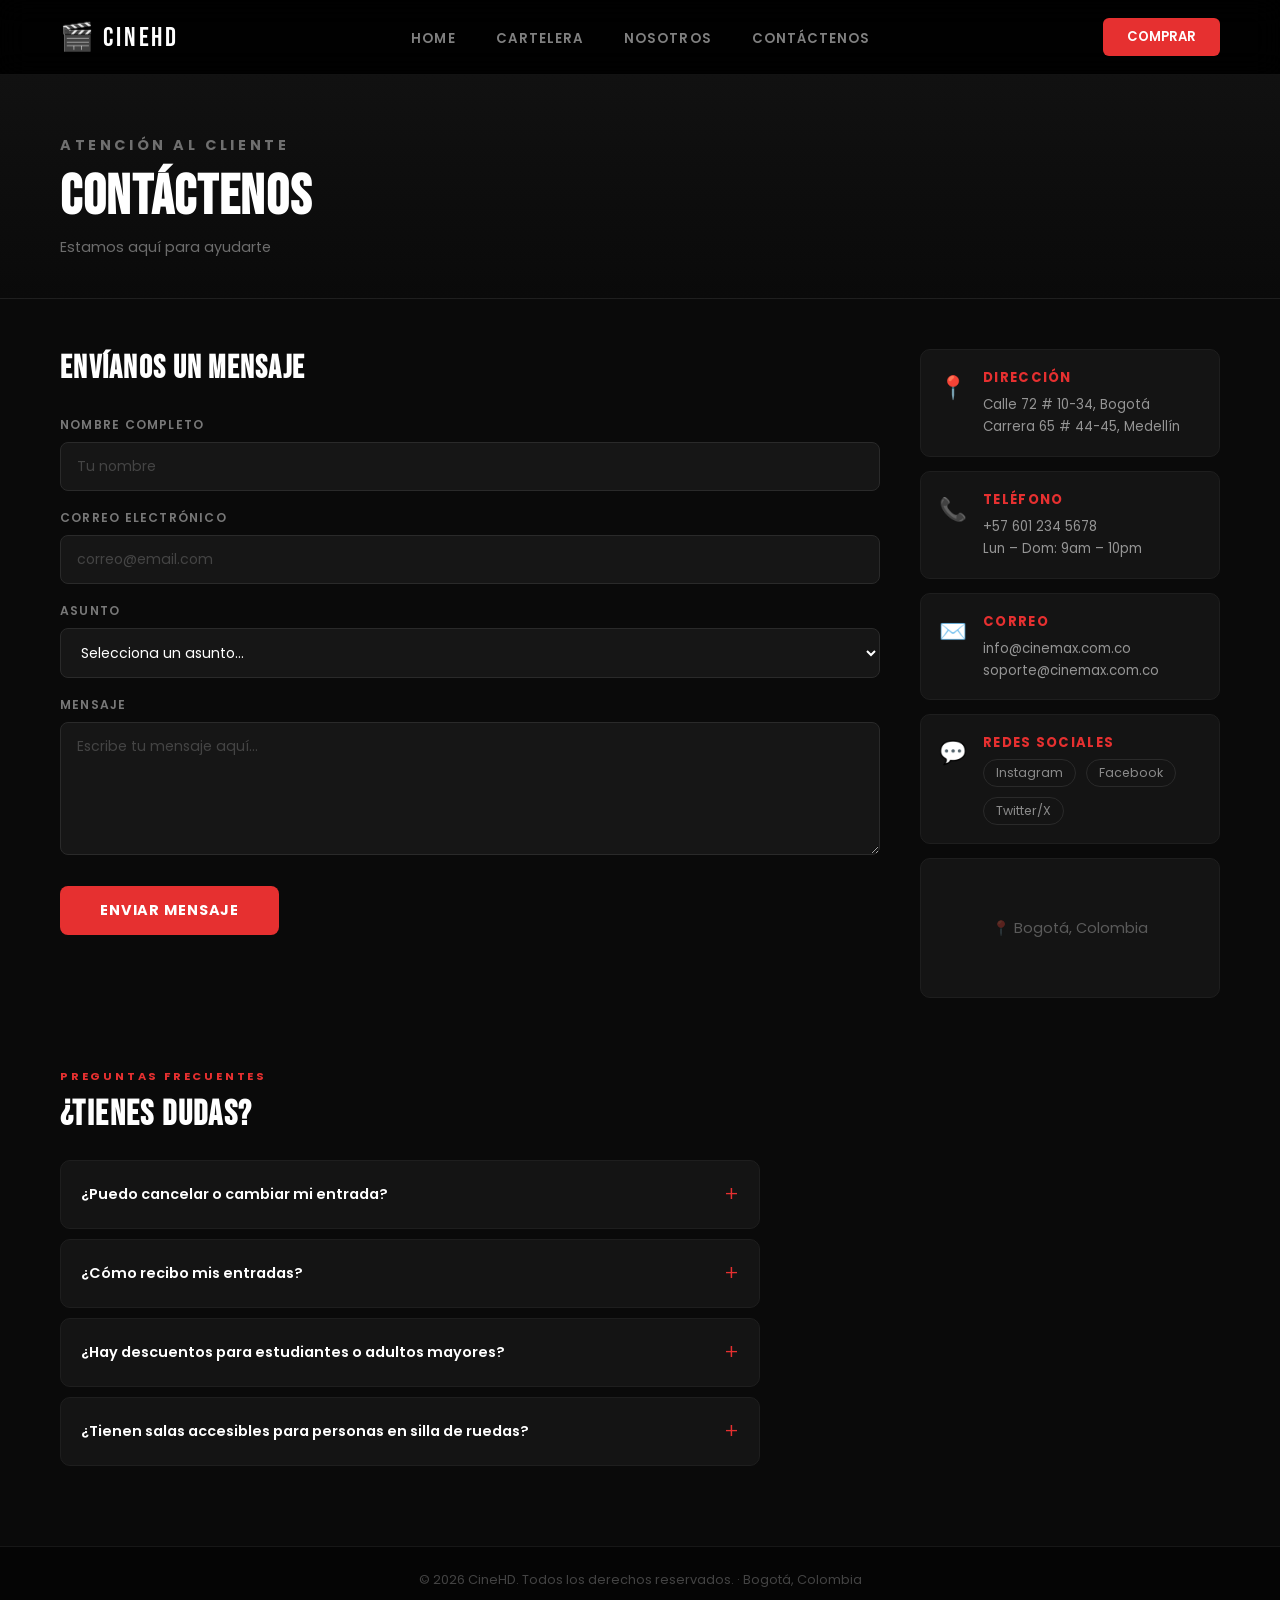
<file: contacto.html>
<!DOCTYPE html>
<html lang="en">
<head>
  <meta charset="UTF-8"/>
  <meta name="viewport" content="width=device-width, initial-scale=1.0"/>
  <title>CineHD — Contáctenos</title>
  <link rel="stylesheet" href="./css/contacto.css"/>
  <link href="https://fonts.googleapis.com/css2?family=Bebas+Neue&family=Poppins:wght@300;400;600;700&display=swap" rel="stylesheet"/>
</head>
<body>

  <!-- NAV -->
  <nav>
    <a href="index.html"><div class="logo">🎬 CINEHD</div></a>

    <ul class="nav-links">
      <li><a href="index.html">Home</a></li>
      <li><a href="cartelera.html">Cartelera</a></li>
      <li><a href="nosotros.html">Nosotros</a></li>
      <li><a href="contacto.html">contáctenos</a></li>
    </ul>

    <button class="btn-nav btn-nav-desktop">Comprar</button>

    <!-- Botón hamburguesa (solo móvil) -->
    <button class="hamburguesa" id="hamburguesa" aria-label="Abrir menú">
      <span></span>
      <span></span>
      <span></span>
    </button>
  </nav>

  <!-- Menú móvil desplegable -->
  <div class="menu-movil" id="menuMovil">
    <ul>
      <li><a href="index.html" onclick="cerrarMenu()">Home</a></li>
      <li><a href="cartelera.html" onclick="cerrarMenu()">Cartelera</a></li>
      <li><a href="#" onclick="cerrarMenu()">Galería</a></li>
      <li><a href="nosotros.html" onclick="cerrarMenu()">Nosotros</a></li>
    </ul>
    <a href="comprar.html" class="btn-rojo-movil">Comprar</a>
  </div>

  <!-- BANNER -->
  <div class="banner">
    <p class="tag-rojo">ATENCIÓN AL CLIENTE</p>
    <h1>Contáctenos</h1>
    <p>Estamos aquí para ayudarte</p>
  </div>

  <main>

    <div class="contenido">

      <!-- FORMULARIO -->
      <div class="formulario">
        <h2>Envíanos un mensaje</h2>

        <div class="grupo">
          <label>Nombre completo</label>
          <input type="text" placeholder="Tu nombre"/>
        </div>

        <div class="grupo">
          <label>Correo electrónico</label>
          <input type="email" placeholder="correo@email.com"/>
        </div>

        <div class="grupo">
          <label>Asunto</label>
          <select aria-label="Selecciona un asunto">
            <option value="">Selecciona un asunto...</option>
            <option>Información sobre películas</option>
            <option>Problema con mi compra</option>
            <option>Reservas y entradas</option>
            <option>Salas y experiencias</option>
            <option>Otro</option>
          </select>
        </div>

        <div class="grupo">
          <label>Mensaje</label>
          <textarea placeholder="Escribe tu mensaje aquí..." rows="5"></textarea>
        </div>

        <button class="btn-enviar">Enviar mensaje</button>
      </div>

      <!-- INFO DE CONTACTO -->
      <div class="info-panel">

        <div class="info-card">
          <span class="info-icono">📍</span>
          <div>
            <h4>Dirección</h4>
            <p>Calle 72 # 10-34, Bogotá<br/>Carrera 65 # 44-45, Medellín</p>
          </div>
        </div>

        <div class="info-card">
          <span class="info-icono">📞</span>
          <div>
            <h4>Teléfono</h4>
            <p>+57 601 234 5678<br/>Lun – Dom: 9am – 10pm</p>
          </div>
        </div>

        <div class="info-card">
          <span class="info-icono">✉️</span>
          <div>
            <h4>Correo</h4>
            <p>info@cinemax.com.co<br/>soporte@cinemax.com.co</p>
          </div>
        </div>

        <div class="info-card">
          <span class="info-icono">💬</span>
          <div>
            <h4>Redes sociales</h4>
            <div class="redes">
              <a href="#">Instagram</a>
              <a href="#">Facebook</a>
              <a href="#">Twitter/X</a>
            </div>
          </div>
        </div>

        <div class="mapa-placeholder">
          <span>📍 Bogotá, Colombia</span>
        </div>

      </div>

    </div>

    <!-- PREGUNTAS FRECUENTES -->
    <div class="faq-section">
      <p class="tag-rojo">PREGUNTAS FRECUENTES</p>
      <h2>¿Tienes dudas?</h2>

      <div class="faqs">

        <div class="faq" onclick="toggleFaq(this)">
          <div class="faq-pregunta">
            <span>¿Puedo cancelar o cambiar mi entrada?</span>
            <span class="faq-icono">+</span>
          </div>
          <div class="faq-respuesta">
            <p>Sí, puedes cancelar hasta 2 horas antes de la función. El reembolso se procesa en 3–5 días hábiles a tu método de pago.</p>
          </div>
        </div>

        <div class="faq" onclick="toggleFaq(this)">
          <div class="faq-pregunta">
            <span>¿Cómo recibo mis entradas?</span>
            <span class="faq-icono">+</span>
          </div>
          <div class="faq-respuesta">
            <p>Recibirás un correo con tu ticket digital. Puedes presentarlo en tu celular o imprimirlo en la taquilla.</p>
          </div>
        </div>

        <div class="faq" onclick="toggleFaq(this)">
          <div class="faq-pregunta">
            <span>¿Hay descuentos para estudiantes o adultos mayores?</span>
            <span class="faq-icono">+</span>
          </div>
          <div class="faq-respuesta">
            <p>Sí. Con carné estudiantil o cédula de adulto mayor obtienes un 30% de descuento presentándolo en taquilla.</p>
          </div>
        </div>

        <div class="faq" onclick="toggleFaq(this)">
          <div class="faq-pregunta">
            <span>¿Tienen salas accesibles para personas en silla de ruedas?</span>
            <span class="faq-icono">+</span>
          </div>
          <div class="faq-respuesta">
            <p>Todas nuestras sedes cuentan con acceso y espacios especiales. Al comprar tu entrada selecciona "accesibilidad" y reservamos el lugar adecuado.</p>
          </div>
        </div>

      </div>
    </div>

  </main>

  <!-- FOOTER -->
  <footer>
    <p>© 2026 CineHD. Todos los derechos reservados. · Bogotá, Colombia</p>
  </footer>

  <script>
    // Hamburguesa
    const hamburguesa = document.getElementById('hamburguesa');
    const menuMovil   = document.getElementById('menuMovil');

    hamburguesa.addEventListener('click', () => {
      hamburguesa.classList.toggle('activo');
      menuMovil.classList.toggle('abierto');
    });

    function cerrarMenu() {
      hamburguesa.classList.remove('activo');
      menuMovil.classList.remove('abierto');
    }

    // FAQ acordeón
    function toggleFaq(el) {
      const yaAbierto = el.classList.contains('abierto');
      document.querySelectorAll('.faq').forEach(f => {
        f.classList.remove('abierto');
        f.querySelector('.faq-icono').textContent = '+';
      });
      if (!yaAbierto) {
        el.classList.add('abierto');
        el.querySelector('.faq-icono').textContent = '−';
      }
    }
  </script>

</body>
</html>
</file>
<file: css/contacto.css>
/* ================================
   CineHD — contacto.css
   ================================ */

* { box-sizing: border-box; margin: 0; padding: 0; }

body {
  font-family: 'Poppins', sans-serif;
  background: #0a0a0a;
  color: #fff;
}

a { text-decoration: none; color: inherit; }
ul { list-style: none; }

/* ================================
   NAV
   ================================ */
nav {
  display: flex;
  align-items: center;
  justify-content: space-between;
  padding: 18px 60px;
  background: rgba(0,0,0,0.9);
  -webkit-backdrop-filter: blur(14px);
  backdrop-filter: blur(14px);
  border-bottom: 1px solid rgba(255,255,255,0.07);
  position: sticky;
  top: 0;
  z-index: 200;
}

.logo {
  font-family: 'Bebas Neue', sans-serif;
  font-size: 1.7rem;
  letter-spacing: 0.1em;
}

.nav-links { display: flex; gap: 40px; }

.nav-links a {
  font-size: 0.83rem;
  font-weight: 600;
  letter-spacing: 0.08em;
  text-transform: uppercase;
  color: rgba(255,255,255,0.5);
  transition: color 0.2s;
}

.nav-links a:hover, .nav-links a.activo { color: #fff; }

.btn-nav {
  background: #e63030;
  color: #fff;
  border: none;
  padding: 9px 24px;
  border-radius: 6px;
  font-family: 'Poppins', sans-serif;
  font-size: 0.82rem;
  font-weight: 600;
  text-transform: uppercase;
  cursor: pointer;
  transition: background 0.2s;
}
.btn-nav:hover { background: #c01e1e; }

/* ================================
   HAMBURGUESA — solo visible en móvil
   ================================ */
.hamburguesa {
  display: none;
  flex-direction: column;
  justify-content: center;
  align-items: center;
  gap: 5px;
  width: 40px;
  height: 40px;
  background: transparent;
  border: none;
  cursor: pointer;
  padding: 4px;
  z-index: 300;
}

.hamburguesa span {
  display: block;
  width: 24px;
  height: 2px;
  background: #fff;
  border-radius: 2px;
  transition: transform 0.3s ease, opacity 0.3s ease;
  transform-origin: center;
}

.hamburguesa.activo span:nth-child(1) {
  transform: translateY(7px) rotate(45deg);
}
.hamburguesa.activo span:nth-child(2) {
  opacity: 0;
  transform: scaleX(0);
}
.hamburguesa.activo span:nth-child(3) {
  transform: translateY(-7px) rotate(-45deg);
}

/* ================================
   MENÚ MÓVIL DESPLEGABLE
   ================================ */
.menu-movil {
  display: none;
  position: fixed;
  top: 0;
  left: 0;
  right: 0;
  z-index: 150;
  background: rgba(8, 8, 8, 0.97);
  -webkit-backdrop-filter: blur(20px);
  backdrop-filter: blur(20px);
  padding: 90px 36px 50px;
  flex-direction: column;
  gap: 8px;
  transform: translateY(-100%);
  transition: transform 0.4s cubic-bezier(0.4, 0, 0.2, 1);
  border-bottom: 1px solid rgba(255,255,255,0.08);
}

.menu-movil.abierto {
  transform: translateY(0);
}

.menu-movil ul {
  display: flex;
  flex-direction: column;
  margin-bottom: 32px;
}

.menu-movil ul li {
  border-bottom: 1px solid rgba(255,255,255,0.07);
}

.menu-movil ul li a {
  display: block;
  padding: 16px 0;
  font-size: 1.1rem;
  font-weight: 600;
  letter-spacing: 0.08em;
  text-transform: uppercase;
  color: rgba(255,255,255,0.7);
  transition: color 0.2s, padding-left 0.2s;
}

.menu-movil ul li a:hover  { color: #fff; padding-left: 10px; }
.menu-movil ul li a.activo { color: #e63030; }

.btn-rojo-movil {
  display: inline-block;
  background: #e63030;
  color: #fff;
  border: none;
  padding: 14px 32px;
  border-radius: 6px;
  font-family: 'Poppins', sans-serif;
  font-size: 0.88rem;
  font-weight: 600;
  letter-spacing: 0.05em;
  text-transform: uppercase;
  cursor: pointer;
  text-align: center;
  transition: background 0.2s;
}
.btn-rojo-movil:hover { background: #c01e1e; }

/* ================================
   BANNER
   ================================ */
.banner {
  padding: 60px 60px 40px;
  background: linear-gradient(to bottom, #111 0%, #0a0a0a 100%);
  border-bottom: 1px solid rgba(255,255,255,0.06);
}

.tag-rojo {
  font-size: 0.7rem;
  font-weight: 700;
  letter-spacing: 0.25em;
  text-transform: uppercase;
  color: #e63030;
  margin-bottom: 8px;
}

.banner h1 {
  font-family: 'Bebas Neue', sans-serif;
  font-size: 3.5rem;
  letter-spacing: 0.03em;
  margin-bottom: 6px;
}

.banner p {
  font-size: 0.9rem;
  color: rgba(255,255,255,0.4);
}

/* ================================
   MAIN
   ================================ */
main { padding: 50px 60px 80px; }

.contenido {
  display: flex;
  gap: 40px;
  align-items: flex-start;
  margin-bottom: 70px;
}

/* FORMULARIO */
.formulario { flex: 1; }

.formulario h2 {
  font-family: 'Bebas Neue', sans-serif;
  font-size: 2rem;
  letter-spacing: 0.04em;
  margin-bottom: 28px;
}

.grupo { margin-bottom: 18px; }

.grupo label {
  display: block;
  font-size: 0.76rem;
  font-weight: 600;
  text-transform: uppercase;
  letter-spacing: 0.1em;
  color: rgba(255,255,255,0.45);
  margin-bottom: 8px;
}

.grupo input,
.grupo select,
.grupo textarea {
  width: 100%;
  background: #161616;
  border: 1px solid #2a2a2a;
  border-radius: 8px;
  padding: 13px 16px;
  color: #fff;
  font-family: 'Poppins', sans-serif;
  font-size: 0.88rem;
  outline: none;
  transition: border-color 0.2s;
  resize: vertical;
}

.grupo input:focus,
.grupo select:focus,
.grupo textarea:focus { border-color: #e63030; }

.grupo input::placeholder,
.grupo textarea::placeholder { color: rgba(255,255,255,0.2); }

.grupo select option { background: #1a1a1a; }

.btn-enviar {
  background: #e63030;
  color: #fff;
  border: none;
  padding: 14px 40px;
  border-radius: 8px;
  font-family: 'Poppins', sans-serif;
  font-size: 0.9rem;
  font-weight: 700;
  text-transform: uppercase;
  letter-spacing: 0.06em;
  cursor: pointer;
  transition: background 0.2s, transform 0.15s;
  margin-top: 6px;
}

.btn-enviar:hover { background: #c01e1e; transform: translateY(-1px); }

/* INFO PANEL */
.info-panel {
  width: 300px;
  flex-shrink: 0;
  display: flex;
  flex-direction: column;
  gap: 14px;
}

.info-card {
  display: flex;
  gap: 16px;
  align-items: flex-start;
  background: #141414;
  border: 1px solid #1e1e1e;
  border-radius: 10px;
  padding: 18px;
  transition: border-color 0.2s;
}

.info-card:hover { border-color: #333; }

.info-icono { font-size: 1.4rem; flex-shrink: 0; margin-top: 2px; }

.info-card h4 {
  font-size: 0.82rem;
  font-weight: 700;
  text-transform: uppercase;
  letter-spacing: 0.1em;
  color: #e63030;
  margin-bottom: 6px;
}

.info-card p {
  font-size: 0.83rem;
  color: rgba(255,255,255,0.55);
  line-height: 1.65;
}

.redes { display: flex; gap: 10px; flex-wrap: wrap; }

.redes a {
  font-size: 0.78rem;
  color: rgba(255,255,255,0.5);
  border: 1px solid #2a2a2a;
  padding: 4px 12px;
  border-radius: 20px;
  transition: 0.2s;
}

.redes a:hover { border-color: #e63030; color: #fff; }

.mapa-placeholder {
  background: #141414;
  border: 1px solid #1e1e1e;
  border-radius: 10px;
  height: 140px;
  display: flex;
  align-items: center;
  justify-content: center;
  font-size: 0.9rem;
  color: rgba(255,255,255,0.3);
}

/* FAQ */
.faq-section { max-width: 700px; }

.faq-section h2 {
  font-family: 'Bebas Neue', sans-serif;
  font-size: 2.2rem;
  letter-spacing: 0.04em;
  margin-bottom: 24px;
  margin-top: 8px;
}

.faqs { display: flex; flex-direction: column; gap: 10px; }

.faq {
  background: #141414;
  border: 1px solid #1e1e1e;
  border-radius: 10px;
  overflow: hidden;
  cursor: pointer;
  transition: border-color 0.2s;
}

.faq:hover, .faq.abierto { border-color: #e63030; }

.faq-pregunta {
  display: flex;
  justify-content: space-between;
  align-items: center;
  padding: 18px 20px;
  font-size: 0.9rem;
  font-weight: 600;
  gap: 12px;
}

.faq-icono {
  font-size: 1.3rem;
  color: #e63030;
  flex-shrink: 0;
  font-weight: 300;
}

.faq-respuesta {
  max-height: 0;
  overflow: hidden;
  transition: max-height 0.35s ease, padding 0.3s;
}

.faq.abierto .faq-respuesta {
  max-height: 200px;
  padding: 0 20px 18px;
}

.faq-respuesta p {
  font-size: 0.85rem;
  color: rgba(255,255,255,0.55);
  line-height: 1.7;
  border-top: 1px solid #222;
  padding-top: 14px;
}

/* FOOTER */
footer {
  background: #050505;
  border-top: 1px solid rgba(255,255,255,0.07);
  padding: 24px 60px;
  text-align: center;
  font-size: 0.8rem;
  color: rgba(255,255,255,0.25);
}

/* ================================
   RESPONSIVE — Tablet
   ================================ */
@media (max-width: 900px) {
  nav { padding: 16px 24px; }
  .banner { padding: 40px 24px 30px; }
  main { padding: 36px 24px 60px; }
  .contenido { flex-direction: column; }
  .info-panel { width: 100%; }
  footer { padding: 20px 24px; }
}

/* ================================
   RESPONSIVE — Móvil (hamburguesa)
   ================================ */
@media (max-width: 768px) {

  /* Ocultar elementos de escritorio */
  .nav-links       { display: none; }
  .btn-nav-desktop { display: none; }

  /* Mostrar hamburguesa y menú móvil */
  .hamburguesa { display: flex; }
  .menu-movil  { display: flex; }

  nav { padding: 14px 20px; }

  .banner { padding: 30px 20px 24px; }
  .banner h1 { font-size: 2.6rem; }

  main { padding: 30px 16px 60px; }
  .contenido { flex-direction: column; }
  .info-panel { width: 100%; }

  footer { padding: 20px 16px; }
}
</file>
